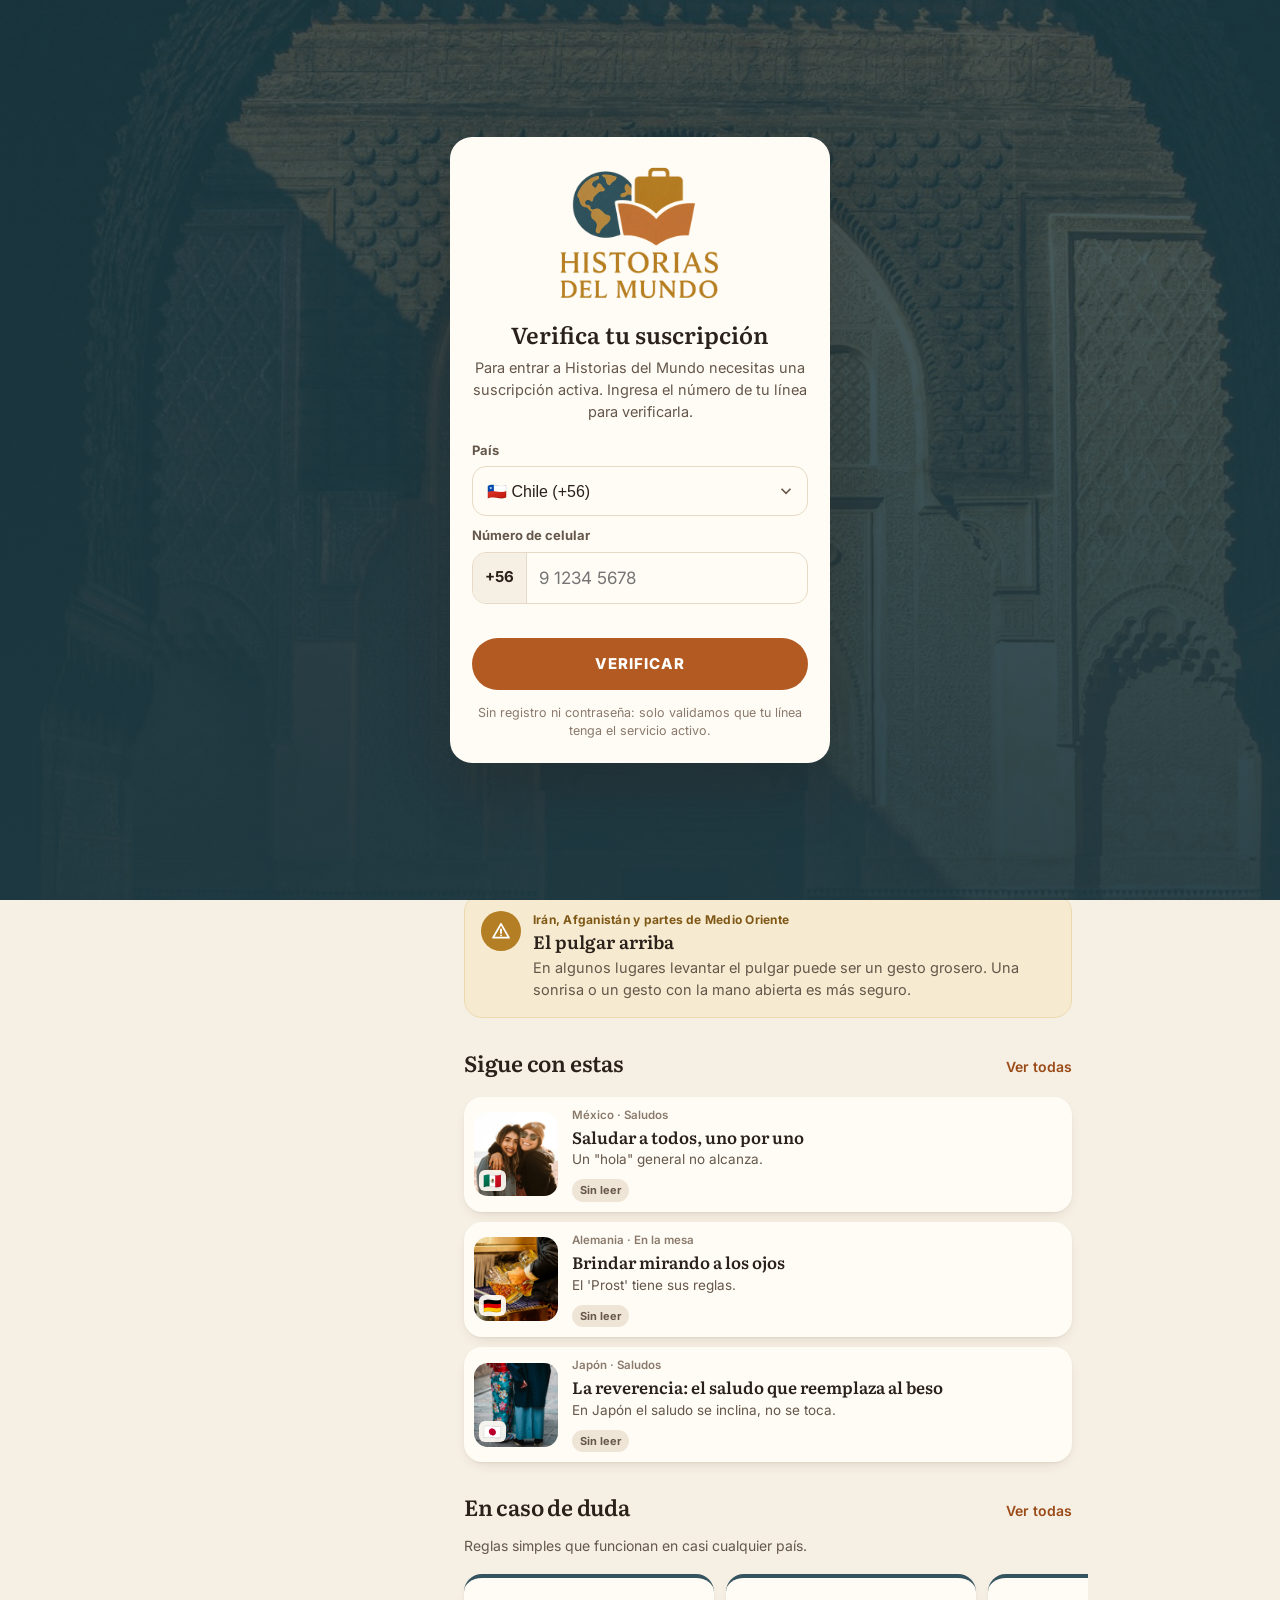
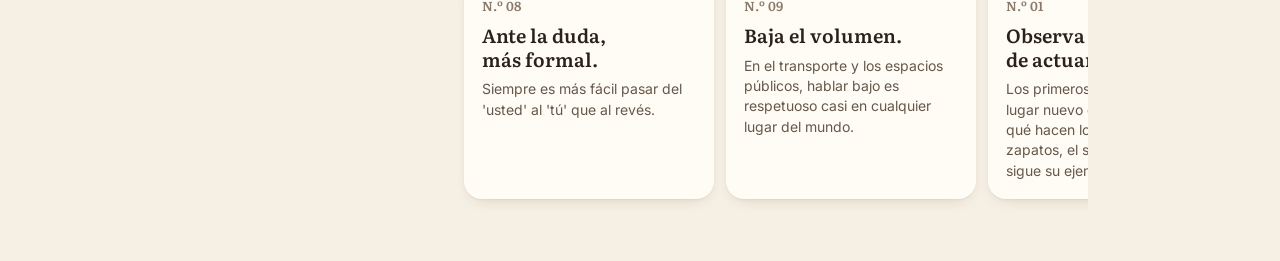
<file: index.html>
<!DOCTYPE html>
<html lang="es">
<head>
<meta charset="UTF-8">
<meta name="viewport" content="width=device-width, initial-scale=1.0, viewport-fit=cover">
<title>Historias del Mundo — Lecciones</title>
<meta name="description" content="El club que te enseña a convivir y respetar las costumbres reales de cada país.">
<link rel="preconnect" href="https://fonts.googleapis.com">
<link rel="preconnect" href="https://fonts.gstatic.com" crossorigin>
<link href="https://fonts.googleapis.com/css2?family=Literata:ital,opsz,wght@0,7..72,500;0,7..72,600;0,7..72,700;1,7..72,400;1,7..72,500&family=Inter:wght@400;500;600;700;800&display=swap" rel="stylesheet">
<link rel="stylesheet" href="styles.css">
<link rel="icon" type="image/png" href="assets/brand/favicon-64.png">
<link rel="apple-touch-icon" href="assets/brand/apple-touch-icon.png">
<meta name="theme-color" content="#f6efe3">
</head>
<body>
<header class="app-header">
  <div class="brand-mark"><img class="brand-icon" src="assets/brand/logo-mark.png" alt="" aria-hidden="true"><div class="brand-logo">Historias del Mundo<small>BY PLAYTOWN</small></div></div>
  <button class="header-btn" id="bell-btn" type="button" aria-label="Recordatorio del día"><svg viewBox="0 0 24 24" fill="none" stroke="currentColor" stroke-width="2" stroke-linecap="round" stroke-linejoin="round"><path d="M6 8a6 6 0 0 1 12 0c0 5 2 6.5 2 6.5H4S6 13 6 8"/><path d="M10 19a2 2 0 0 0 4 0"/></svg><span class="dot" hidden></span></button>
</header>

<main id="home-container" class="page">
  <div class="greeting" id="home-greeting"></div>
  <div id="home-main"></div>
</main>

<nav class="app-nav" aria-label="Principal">
  <div class="nav-top"><div class="brand-mark"><img class="brand-icon" src="assets/brand/logo-mark.png" alt="" aria-hidden="true"><div class="brand-logo">Historias del Mundo<small>BY PLAYTOWN</small></div></div></div>
  <div class="nav-links">
    <a class="nav-item" id="nav-home" href="index.html"><svg viewBox="0 0 24 24" fill="none" stroke="currentColor" stroke-width="2" stroke-linecap="round" stroke-linejoin="round"><path d="M2 5.5C4.5 4.5 8 4.5 12 7c4-2.5 7.5-2.5 10-1.5V19c-2.5-1-6-1-10 1.5C8 18 4.5 18 2 19V5.5z"/><path d="M12 7v13.5"/></svg><span>Lecciones</span></a>
    <a class="nav-item" id="nav-explorar" href="explorar.html"><svg viewBox="0 0 24 24" fill="none" stroke="currentColor" stroke-width="2" stroke-linecap="round" stroke-linejoin="round"><circle cx="12" cy="12" r="9.5"/><path d="M15.8 8.2l-2.2 5.4-5.4 2.2 2.2-5.4 5.4-2.2z"/></svg><span>Explorar</span></a>
    <a class="nav-item" id="nav-perfil" href="perfil.html"><svg viewBox="0 0 24 24" fill="none" stroke="currentColor" stroke-width="2" stroke-linecap="round" stroke-linejoin="round"><circle cx="12" cy="8" r="4"/><path d="M4 20c0-4 3.5-7 8-7s8 3 8 7"/></svg><span>Perfil</span></a>
  </div>
  <div class="nav-bottom">
    <a class="nav-user" href="perfil.html">
      <div class="avatar sm js-avatar">V</div>
      <div><p class="nav-user-name js-user-name">Viajero</p><p class="nav-user-sub">Miembro Playtown</p></div>
    </a>
  </div>
</nav>

<script src="app-data.js"></script>
<script src="content-seed.js"></script>
<script src="app.js"></script>
</body>
</html>
</file>
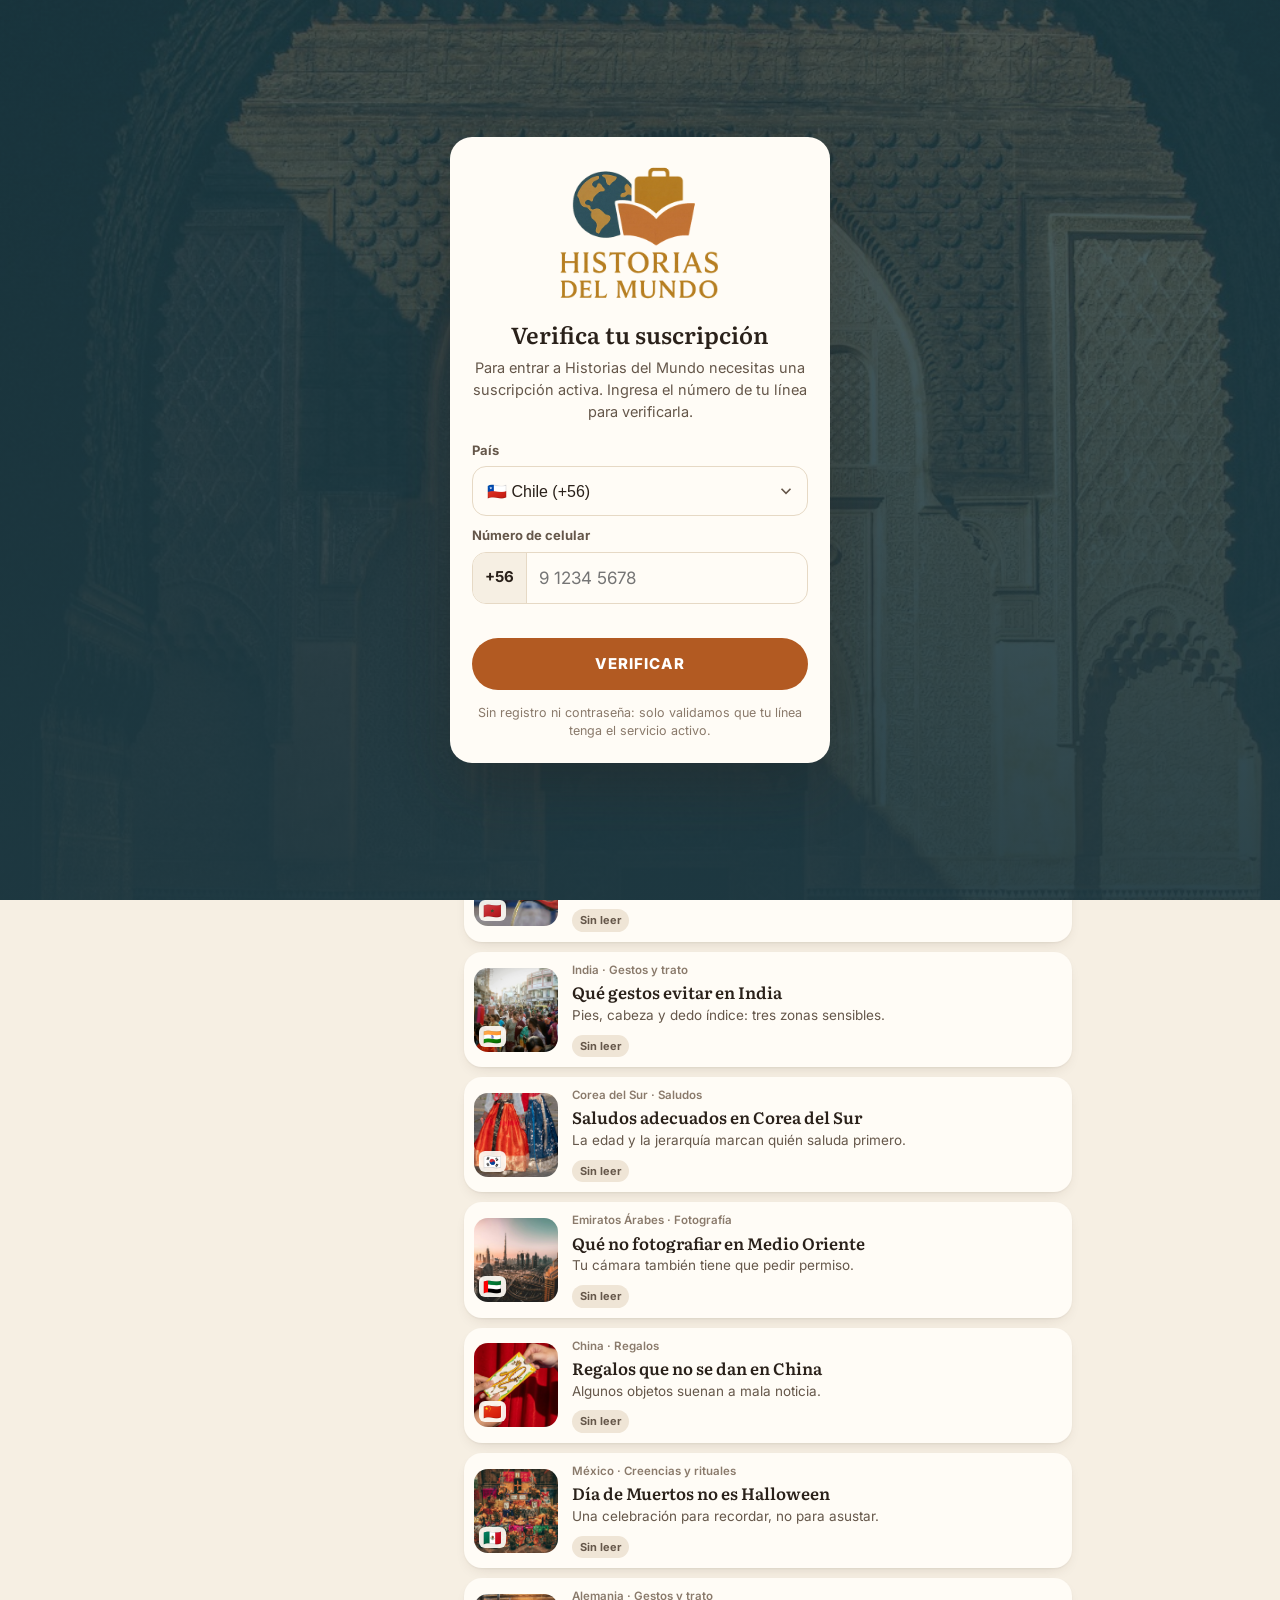
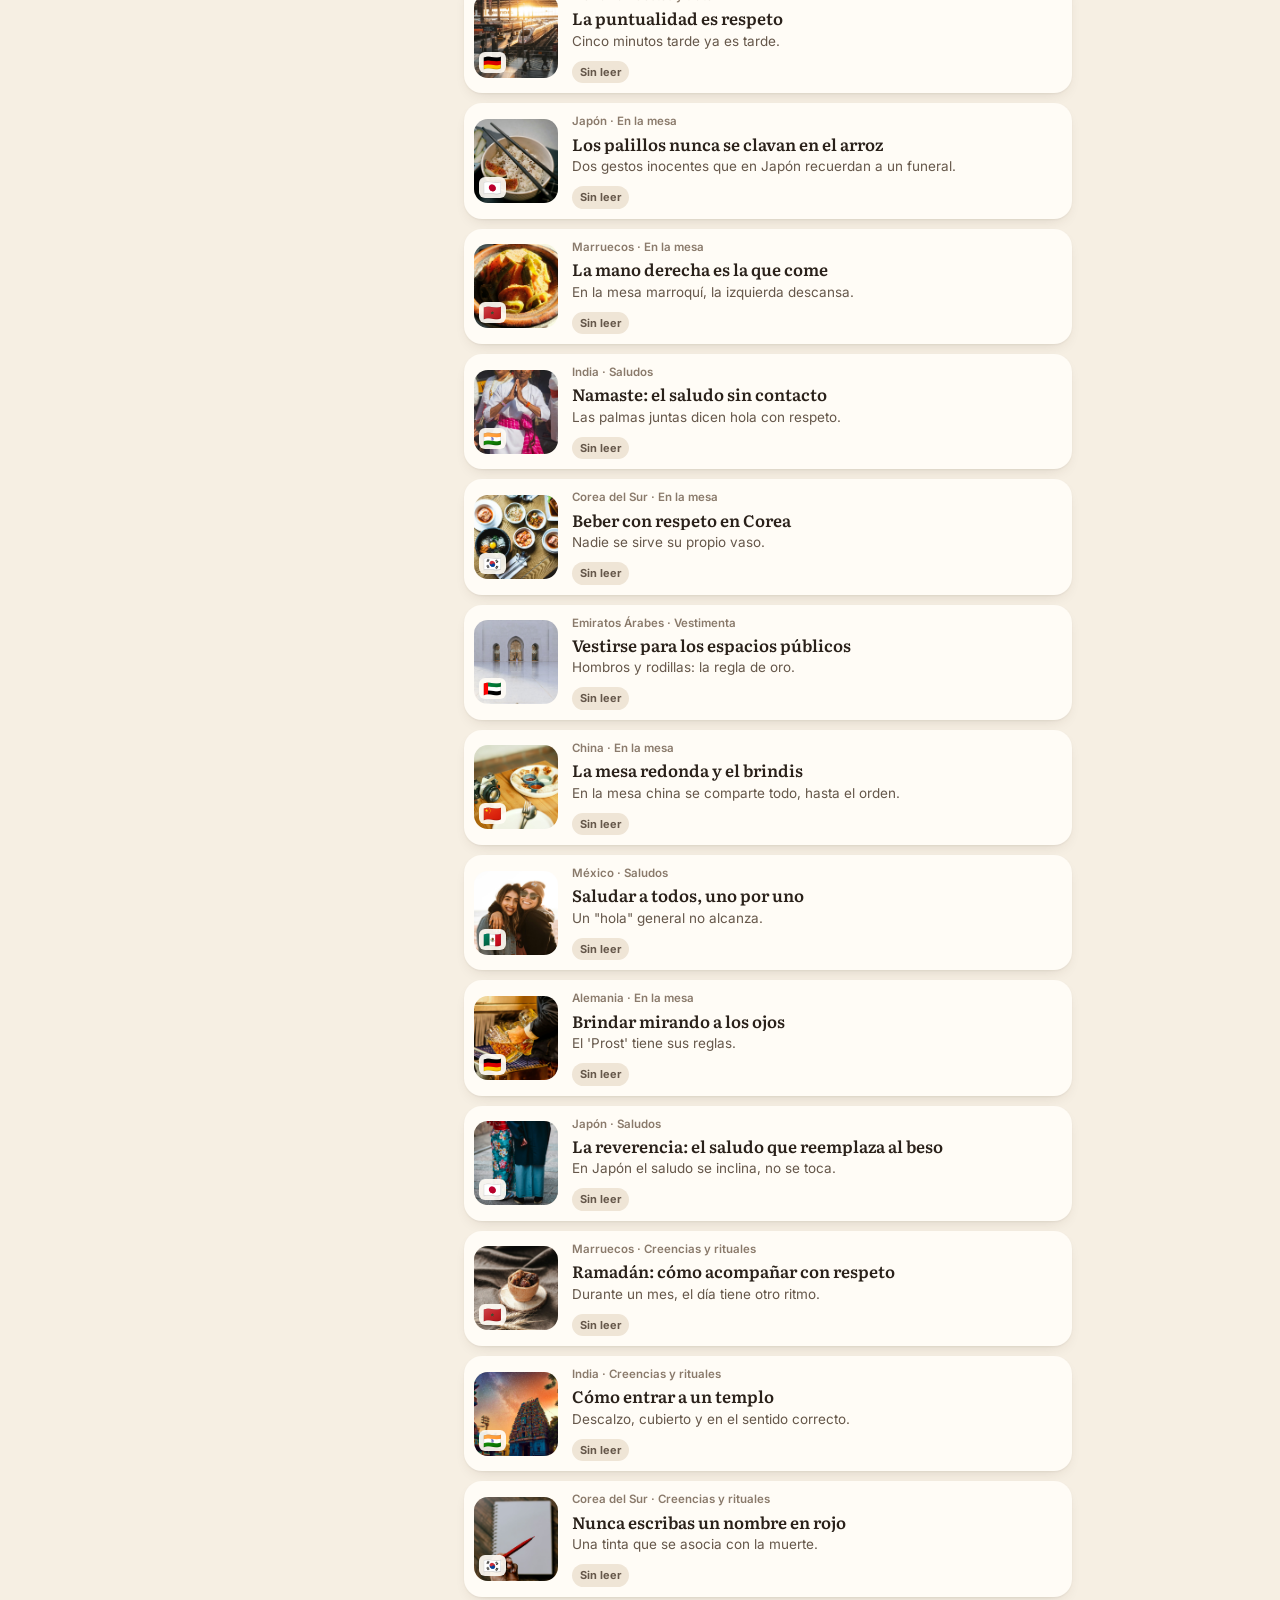
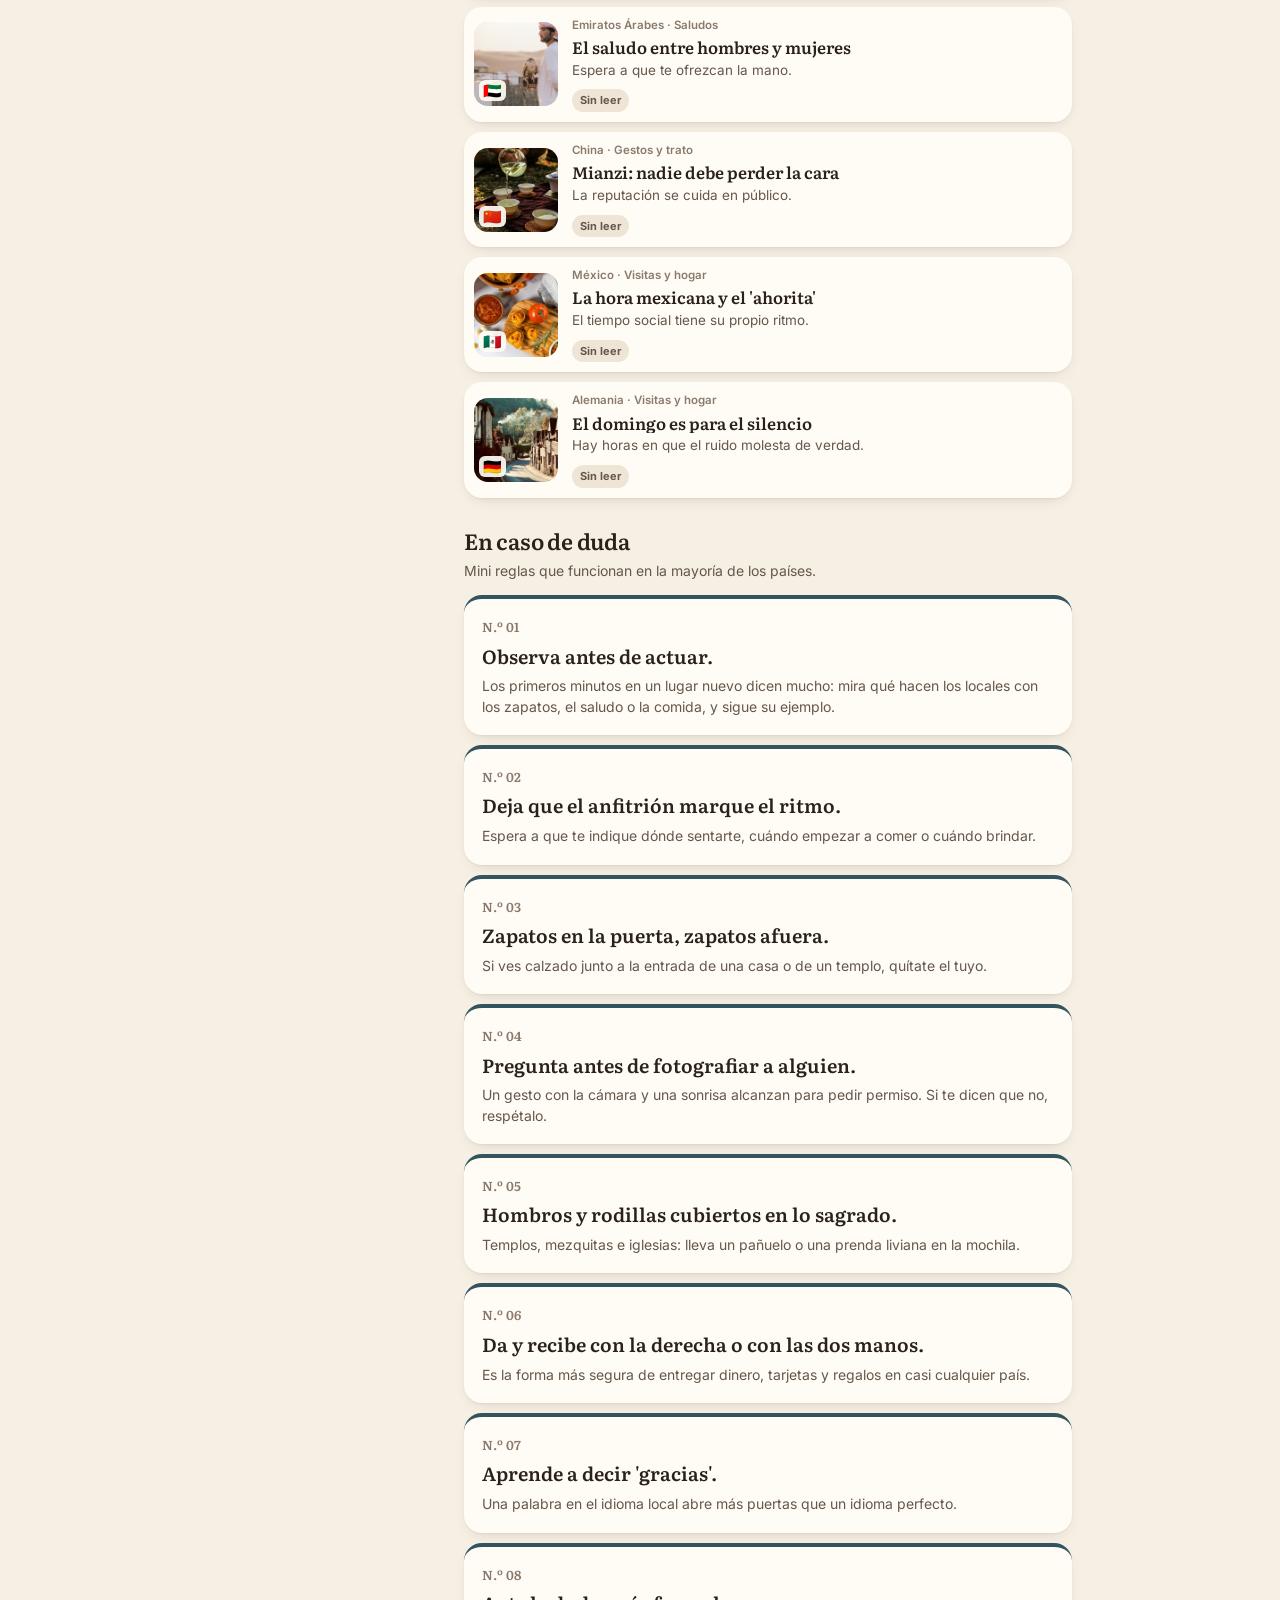
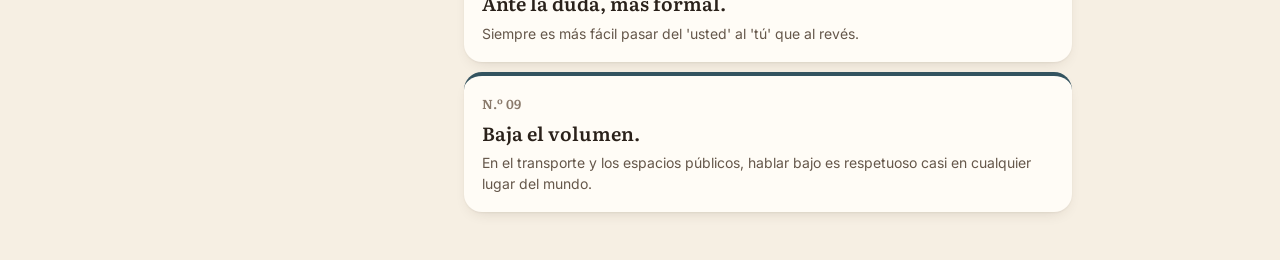
<file: explorar.html>
<!DOCTYPE html>
<html lang="es">
<head>
<meta charset="UTF-8">
<meta name="viewport" content="width=device-width, initial-scale=1.0, viewport-fit=cover">
<title>Historias del Mundo — Explorar</title>
<meta name="description" content="El club que te enseña a convivir y respetar las costumbres reales de cada país.">
<link rel="preconnect" href="https://fonts.googleapis.com">
<link rel="preconnect" href="https://fonts.gstatic.com" crossorigin>
<link href="https://fonts.googleapis.com/css2?family=Literata:ital,opsz,wght@0,7..72,500;0,7..72,600;0,7..72,700;1,7..72,400;1,7..72,500&family=Inter:wght@400;500;600;700;800&display=swap" rel="stylesheet">
<link rel="stylesheet" href="styles.css">
<link rel="icon" type="image/png" href="assets/brand/favicon-64.png">
<link rel="apple-touch-icon" href="assets/brand/apple-touch-icon.png">
<meta name="theme-color" content="#f6efe3">
</head>
<body>
<header class="app-header">
  <div class="brand-mark"><img class="brand-icon" src="assets/brand/logo-mark.png" alt="" aria-hidden="true"><div class="brand-logo">Historias del Mundo<small>BY PLAYTOWN</small></div></div>
</header>

<main id="explorar-container" class="page">
  <section class="section" style="margin-top:8px">
    <div class="section-head"><h1 class="section-title">Explorar naciones</h1></div>
    <div class="rail" id="ex-nations"></div>
  </section>

  <section class="section" style="margin-top:14px">
    <div class="section-head"><h2 class="section-title">Temas</h2></div>
    <div class="topics-grid" id="ex-topics"></div>
  </section>

  <section class="section" id="lecciones" style="scroll-margin-top:calc(var(--header-h) + 12px)">
    <div class="section-head"><h2 class="section-title">Todas las lecciones</h2></div>
    <div class="chips" id="ex-chips"></div>
    <div class="lesson-list" id="ex-lessons"></div>
  </section>

  <section class="section" id="guias" style="scroll-margin-top:calc(var(--header-h) + 12px)">
    <div class="section-head"><h2 class="section-title">En caso de duda</h2></div>
    <p class="section-sub">Mini reglas que funcionan en la mayoría de los países.</p>
    <div class="guide-list" id="ex-guides"></div>
  </section>
</main>

<nav class="app-nav" aria-label="Principal">
  <div class="nav-top"><div class="brand-mark"><img class="brand-icon" src="assets/brand/logo-mark.png" alt="" aria-hidden="true"><div class="brand-logo">Historias del Mundo<small>BY PLAYTOWN</small></div></div></div>
  <div class="nav-links">
    <a class="nav-item" id="nav-home" href="index.html"><svg viewBox="0 0 24 24" fill="none" stroke="currentColor" stroke-width="2" stroke-linecap="round" stroke-linejoin="round"><path d="M2 5.5C4.5 4.5 8 4.5 12 7c4-2.5 7.5-2.5 10-1.5V19c-2.5-1-6-1-10 1.5C8 18 4.5 18 2 19V5.5z"/><path d="M12 7v13.5"/></svg><span>Lecciones</span></a>
    <a class="nav-item" id="nav-explorar" href="explorar.html"><svg viewBox="0 0 24 24" fill="none" stroke="currentColor" stroke-width="2" stroke-linecap="round" stroke-linejoin="round"><circle cx="12" cy="12" r="9.5"/><path d="M15.8 8.2l-2.2 5.4-5.4 2.2 2.2-5.4 5.4-2.2z"/></svg><span>Explorar</span></a>
    <a class="nav-item" id="nav-perfil" href="perfil.html"><svg viewBox="0 0 24 24" fill="none" stroke="currentColor" stroke-width="2" stroke-linecap="round" stroke-linejoin="round"><circle cx="12" cy="8" r="4"/><path d="M4 20c0-4 3.5-7 8-7s8 3 8 7"/></svg><span>Perfil</span></a>
  </div>
  <div class="nav-bottom">
    <a class="nav-user" href="perfil.html">
      <div class="avatar sm js-avatar">V</div>
      <div><p class="nav-user-name js-user-name">Viajero</p><p class="nav-user-sub">Miembro Playtown</p></div>
    </a>
  </div>
</nav>

<script src="app-data.js"></script>
<script src="content-seed.js"></script>
<script src="app.js"></script>
</body>
</html>
</file>
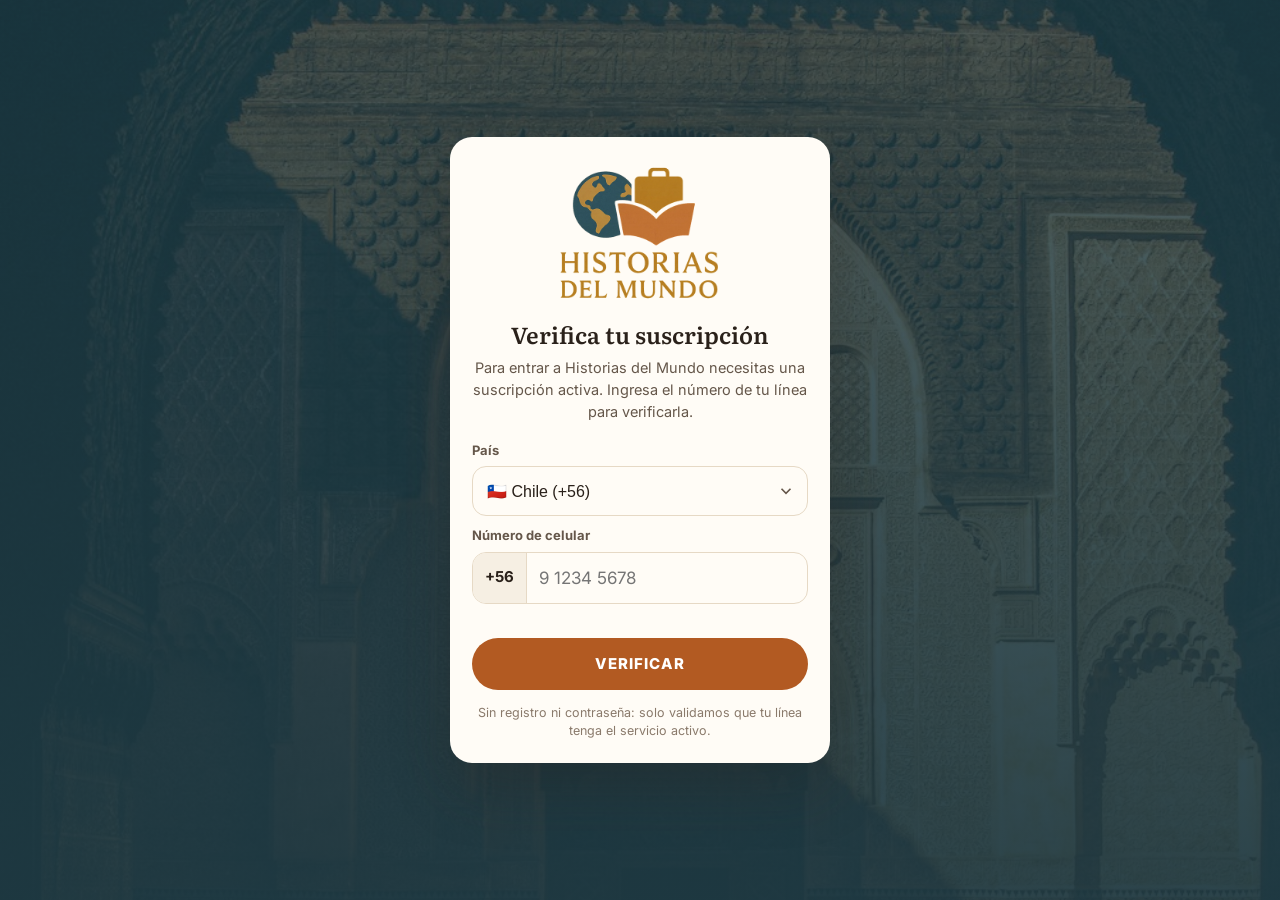
<file: leccion.html>
<!DOCTYPE html>
<html lang="es">
<head>
<meta charset="UTF-8">
<meta name="viewport" content="width=device-width, initial-scale=1.0, viewport-fit=cover">
<title>Historias del Mundo — Lección</title>
<meta name="description" content="El club que te enseña a convivir y respetar las costumbres reales de cada país.">
<link rel="preconnect" href="https://fonts.googleapis.com">
<link rel="preconnect" href="https://fonts.gstatic.com" crossorigin>
<link href="https://fonts.googleapis.com/css2?family=Literata:ital,opsz,wght@0,7..72,500;0,7..72,600;0,7..72,700;1,7..72,400;1,7..72,500&family=Inter:wght@400;500;600;700;800&display=swap" rel="stylesheet">
<link rel="stylesheet" href="styles.css">
<link rel="icon" type="image/png" href="assets/brand/favicon-64.png">
<link rel="apple-touch-icon" href="assets/brand/apple-touch-icon.png">
<meta name="theme-color" content="#f6efe3">
</head>
<body>
<header class="app-header">
  <button class="back-btn js-back" type="button" data-fallback="index.html"><svg viewBox="0 0 24 24" fill="none" stroke="currentColor" stroke-width="2.2" stroke-linecap="round" stroke-linejoin="round"><path d="M15 18l-6-6 6-6"/></svg>Volver</button>
  <button class="fav-btn" id="fav-btn" type="button" hidden aria-label="Guardar en favoritos"></button>
</header>
<div class="read-bar" aria-hidden="true"><span></span></div>

<main id="leccion-container" class="page" style="padding-top:0">
  <article id="leccion-main"></article>
</main>

<nav class="app-nav" aria-label="Principal">
  <div class="nav-top"><div class="brand-mark"><img class="brand-icon" src="assets/brand/logo-mark.png" alt="" aria-hidden="true"><div class="brand-logo">Historias del Mundo<small>BY PLAYTOWN</small></div></div></div>
  <div class="nav-links">
    <a class="nav-item" id="nav-home" href="index.html"><svg viewBox="0 0 24 24" fill="none" stroke="currentColor" stroke-width="2" stroke-linecap="round" stroke-linejoin="round"><path d="M2 5.5C4.5 4.5 8 4.5 12 7c4-2.5 7.5-2.5 10-1.5V19c-2.5-1-6-1-10 1.5C8 18 4.5 18 2 19V5.5z"/><path d="M12 7v13.5"/></svg><span>Lecciones</span></a>
    <a class="nav-item" id="nav-explorar" href="explorar.html"><svg viewBox="0 0 24 24" fill="none" stroke="currentColor" stroke-width="2" stroke-linecap="round" stroke-linejoin="round"><circle cx="12" cy="12" r="9.5"/><path d="M15.8 8.2l-2.2 5.4-5.4 2.2 2.2-5.4 5.4-2.2z"/></svg><span>Explorar</span></a>
    <a class="nav-item" id="nav-perfil" href="perfil.html"><svg viewBox="0 0 24 24" fill="none" stroke="currentColor" stroke-width="2" stroke-linecap="round" stroke-linejoin="round"><circle cx="12" cy="8" r="4"/><path d="M4 20c0-4 3.5-7 8-7s8 3 8 7"/></svg><span>Perfil</span></a>
  </div>
  <div class="nav-bottom">
    <a class="nav-user" href="perfil.html">
      <div class="avatar sm js-avatar">V</div>
      <div><p class="nav-user-name js-user-name">Viajero</p><p class="nav-user-sub">Miembro Playtown</p></div>
    </a>
  </div>
</nav>

<script src="app-data.js"></script>
<script src="content-seed.js"></script>
<script src="app.js"></script>
</body>
</html>
</file>
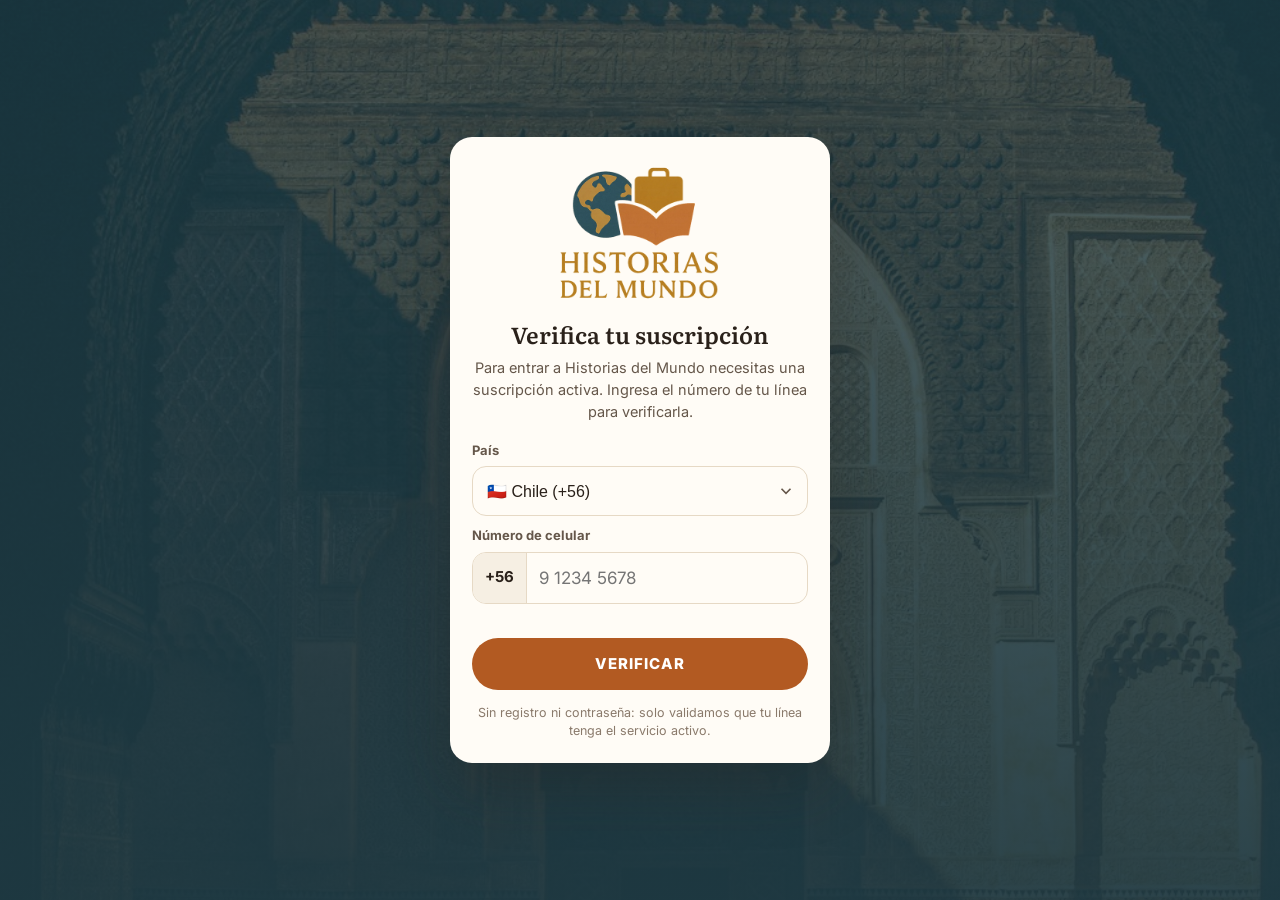
<file: pais.html>
<!DOCTYPE html>
<html lang="es">
<head>
<meta charset="UTF-8">
<meta name="viewport" content="width=device-width, initial-scale=1.0, viewport-fit=cover">
<title>Historias del Mundo — País</title>
<meta name="description" content="El club que te enseña a convivir y respetar las costumbres reales de cada país.">
<link rel="preconnect" href="https://fonts.googleapis.com">
<link rel="preconnect" href="https://fonts.gstatic.com" crossorigin>
<link href="https://fonts.googleapis.com/css2?family=Literata:ital,opsz,wght@0,7..72,500;0,7..72,600;0,7..72,700;1,7..72,400;1,7..72,500&family=Inter:wght@400;500;600;700;800&display=swap" rel="stylesheet">
<link rel="stylesheet" href="styles.css">
<link rel="icon" type="image/png" href="assets/brand/favicon-64.png">
<link rel="apple-touch-icon" href="assets/brand/apple-touch-icon.png">
<meta name="theme-color" content="#f6efe3">
</head>
<body>
<header class="app-header">
  <button class="back-btn js-back" type="button" data-fallback="explorar.html"><svg viewBox="0 0 24 24" fill="none" stroke="currentColor" stroke-width="2.2" stroke-linecap="round" stroke-linejoin="round"><path d="M15 18l-6-6 6-6"/></svg>Volver</button>
  
</header>

<main id="pais-container" class="page" style="padding-top:0">
  <div id="pais-main"></div>
</main>

<nav class="app-nav" aria-label="Principal">
  <div class="nav-top"><div class="brand-mark"><img class="brand-icon" src="assets/brand/logo-mark.png" alt="" aria-hidden="true"><div class="brand-logo">Historias del Mundo<small>BY PLAYTOWN</small></div></div></div>
  <div class="nav-links">
    <a class="nav-item" id="nav-home" href="index.html"><svg viewBox="0 0 24 24" fill="none" stroke="currentColor" stroke-width="2" stroke-linecap="round" stroke-linejoin="round"><path d="M2 5.5C4.5 4.5 8 4.5 12 7c4-2.5 7.5-2.5 10-1.5V19c-2.5-1-6-1-10 1.5C8 18 4.5 18 2 19V5.5z"/><path d="M12 7v13.5"/></svg><span>Lecciones</span></a>
    <a class="nav-item" id="nav-explorar" href="explorar.html"><svg viewBox="0 0 24 24" fill="none" stroke="currentColor" stroke-width="2" stroke-linecap="round" stroke-linejoin="round"><circle cx="12" cy="12" r="9.5"/><path d="M15.8 8.2l-2.2 5.4-5.4 2.2 2.2-5.4 5.4-2.2z"/></svg><span>Explorar</span></a>
    <a class="nav-item" id="nav-perfil" href="perfil.html"><svg viewBox="0 0 24 24" fill="none" stroke="currentColor" stroke-width="2" stroke-linecap="round" stroke-linejoin="round"><circle cx="12" cy="8" r="4"/><path d="M4 20c0-4 3.5-7 8-7s8 3 8 7"/></svg><span>Perfil</span></a>
  </div>
  <div class="nav-bottom">
    <a class="nav-user" href="perfil.html">
      <div class="avatar sm js-avatar">V</div>
      <div><p class="nav-user-name js-user-name">Viajero</p><p class="nav-user-sub">Miembro Playtown</p></div>
    </a>
  </div>
</nav>

<script src="app-data.js"></script>
<script src="content-seed.js"></script>
<script src="app.js"></script>
</body>
</html>
</file>
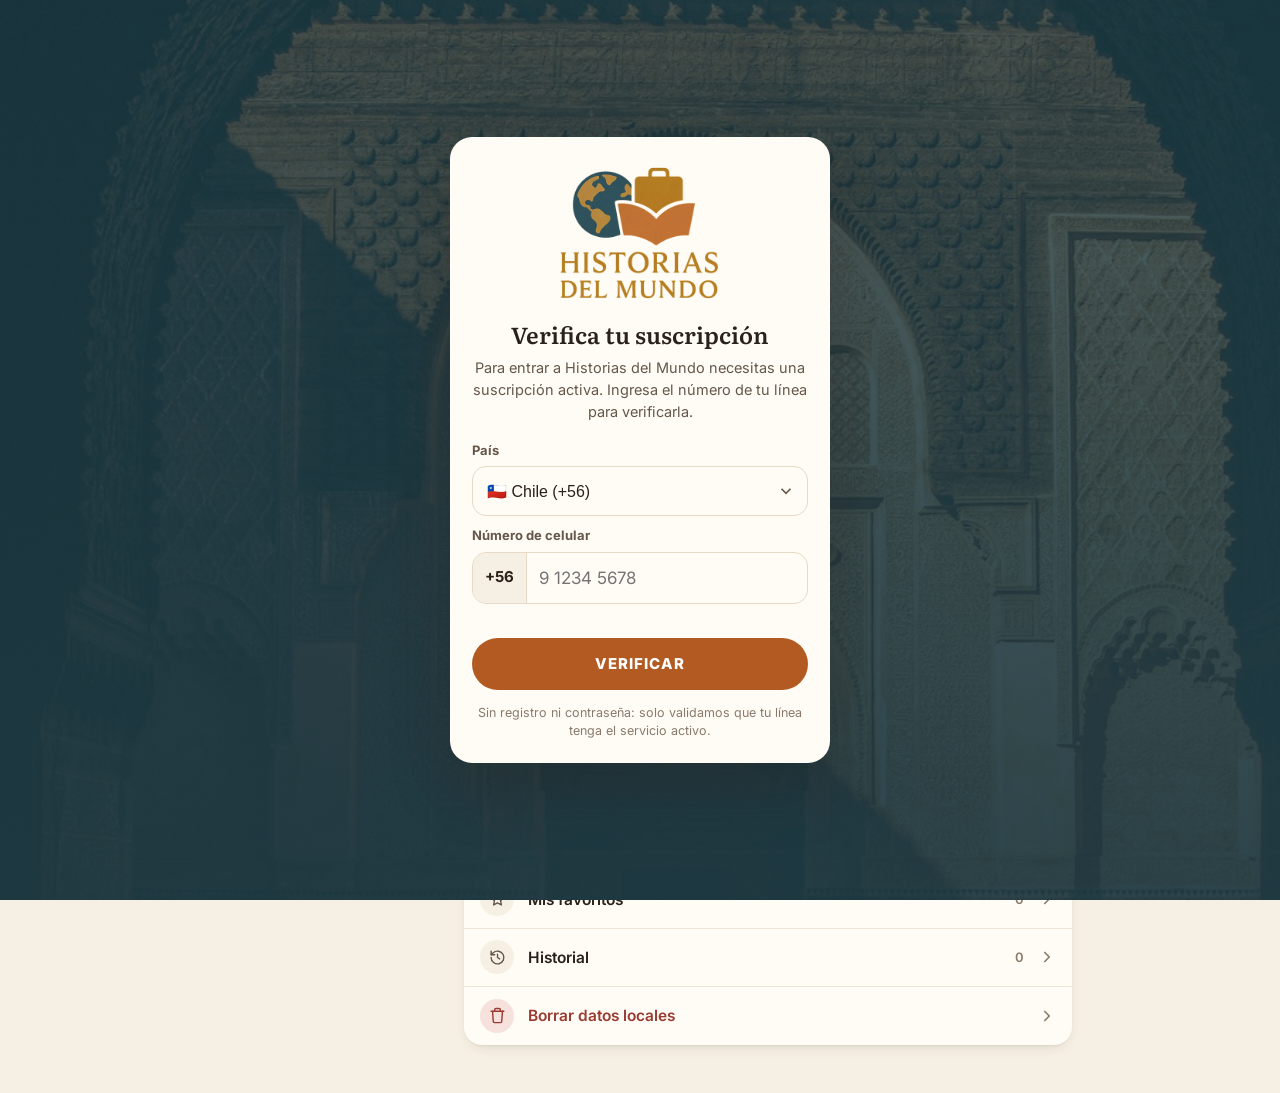
<file: perfil.html>
<!DOCTYPE html>
<html lang="es">
<head>
<meta charset="UTF-8">
<meta name="viewport" content="width=device-width, initial-scale=1.0, viewport-fit=cover">
<title>Historias del Mundo — Perfil</title>
<meta name="description" content="El club que te enseña a convivir y respetar las costumbres reales de cada país.">
<link rel="preconnect" href="https://fonts.googleapis.com">
<link rel="preconnect" href="https://fonts.gstatic.com" crossorigin>
<link href="https://fonts.googleapis.com/css2?family=Literata:ital,opsz,wght@0,7..72,500;0,7..72,600;0,7..72,700;1,7..72,400;1,7..72,500&family=Inter:wght@400;500;600;700;800&display=swap" rel="stylesheet">
<link rel="stylesheet" href="styles.css">
<link rel="icon" type="image/png" href="assets/brand/favicon-64.png">
<link rel="apple-touch-icon" href="assets/brand/apple-touch-icon.png">
<meta name="theme-color" content="#f6efe3">
</head>
<body>
<header class="app-header">
  <div class="brand-mark"><img class="brand-icon" src="assets/brand/logo-mark.png" alt="" aria-hidden="true"><div class="brand-logo">Historias del Mundo<small>BY PLAYTOWN</small></div></div>
</header>

<main id="perfil-container" class="page">
  <div id="perfil-head"></div>
  <div id="perfil-main"></div>
</main>

<nav class="app-nav" aria-label="Principal">
  <div class="nav-top"><div class="brand-mark"><img class="brand-icon" src="assets/brand/logo-mark.png" alt="" aria-hidden="true"><div class="brand-logo">Historias del Mundo<small>BY PLAYTOWN</small></div></div></div>
  <div class="nav-links">
    <a class="nav-item" id="nav-home" href="index.html"><svg viewBox="0 0 24 24" fill="none" stroke="currentColor" stroke-width="2" stroke-linecap="round" stroke-linejoin="round"><path d="M2 5.5C4.5 4.5 8 4.5 12 7c4-2.5 7.5-2.5 10-1.5V19c-2.5-1-6-1-10 1.5C8 18 4.5 18 2 19V5.5z"/><path d="M12 7v13.5"/></svg><span>Lecciones</span></a>
    <a class="nav-item" id="nav-explorar" href="explorar.html"><svg viewBox="0 0 24 24" fill="none" stroke="currentColor" stroke-width="2" stroke-linecap="round" stroke-linejoin="round"><circle cx="12" cy="12" r="9.5"/><path d="M15.8 8.2l-2.2 5.4-5.4 2.2 2.2-5.4 5.4-2.2z"/></svg><span>Explorar</span></a>
    <a class="nav-item" id="nav-perfil" href="perfil.html"><svg viewBox="0 0 24 24" fill="none" stroke="currentColor" stroke-width="2" stroke-linecap="round" stroke-linejoin="round"><circle cx="12" cy="8" r="4"/><path d="M4 20c0-4 3.5-7 8-7s8 3 8 7"/></svg><span>Perfil</span></a>
  </div>
  <div class="nav-bottom">
    <a class="nav-user" href="perfil.html">
      <div class="avatar sm js-avatar">V</div>
      <div><p class="nav-user-name js-user-name">Viajero</p><p class="nav-user-sub">Miembro Playtown</p></div>
    </a>
  </div>
</nav>

<script src="app-data.js"></script>
<script src="content-seed.js"></script>
<script src="app.js"></script>
</body>
</html>
</file>
<file: styles.css>
/* ============================================================
   HISTORIAS DEL MUNDO — design system "Cuaderno de viaje"
   Papel crema, tinta marrón, y los tres colores del logo: el azul
   petróleo del globo, el dorado de la valija y el naranja del libro.
   Títulos en serif (Literata) como un libro de viaje; cuerpo en Inter.
   La pieza de identidad es el pasaporte con sellos (ver renderStamp()
   en app.js): pendiente = punteado, ganado = tinta estampada y girada.
   ============================================================ */

:root {
  --bg: #f6efe3;
  --bg-deep: #efe5d4;
  --card: #fffcf6;
  --ink: #2a211a;
  --ink-dim: #65574a;
  --ink-faint: #8a7a6b;
  --border: #e6d9c5;
  --border-soft: #efe5d6;

  /* Colores del logo */
  --sea: #33535f;
  --sea-deep: #1f3942;
  --sea-pastel: #e2ebec;
  --gold: #b47e24;
  --gold-ink: #7f5816;
  --gold-pastel: #f6ead0;
  --orange: #c27234;
  --accent: #b25a22;          /* naranja con contraste AA para botones con texto blanco */
  --accent-ink: #9a4a17;
  --accent-pastel: #f8e4d3;

  --ok: #3f6b4f;
  --ok-pastel: #e2eee4;
  --no: #9a3b32;
  --no-pastel: #f7e1dc;

  /* Tonos de los temas */
  --tone-sky: #e3edf1;   --tone-sky-ink: #2d5563;
  --tone-sand: #f5e7cf;  --tone-sand-ink: #7a5316;
  --tone-rose: #f5e0dc;  --tone-rose-ink: #8a3f34;
  --tone-sage: #e3ecdf;  --tone-sage-ink: #3e6245;
  --tone-lilac: #e9e4f1; --tone-lilac-ink: #564a7c;

  --nav-bg: #1f3942;
  --nav-fg: rgba(255,255,255,0.64);
  --nav-fg-active: #ffffff;
  --nav-active-bg: rgba(255,255,255,0.14);

  --rl: 18px;
  --rm: 14px;
  --rs: 10px;

  --header-h: 60px;
  --nav-h: 66px;
  --sidebar-w: 256px;

  --shadow-card: 0 1px 2px rgba(58,38,18,0.05), 0 12px 28px -10px rgba(58,38,18,0.22);
  --shadow-card-sm: 0 1px 2px rgba(58,38,18,0.05), 0 6px 16px -8px rgba(58,38,18,0.2);
  --shadow-pop: 0 24px 60px rgba(42,33,26,0.3);
  --shadow-nav: 0 16px 36px rgba(31,57,66,0.42);

  --font-display: 'Literata', Georgia, 'Times New Roman', serif;
  --font-body: 'Inter', -apple-system, BlinkMacSystemFont, "Segoe UI", Roboto, Helvetica, Arial, sans-serif;
  --tracking-eyebrow: 0.14em;

  font-family: var(--font-body);
}

* { box-sizing: border-box; }

html, body {
  margin: 0;
  padding: 0;
  background: var(--bg);
  color: var(--ink);
  -webkit-font-smoothing: antialiased;
  -webkit-tap-highlight-color: transparent;
}

body {
  padding-top: calc(var(--header-h) + env(safe-area-inset-top));
  padding-bottom: calc(var(--nav-h) + 40px + env(safe-area-inset-bottom));
  min-height: 100vh;
  overflow-x: hidden;
  font-size: 16px;
  line-height: 1.5;
}

img { max-width: 100%; display: block; }
a { color: inherit; text-decoration: none; }
button { font-family: inherit; cursor: pointer; border: none; background: none; color: inherit; padding: 0; }
input { font-family: inherit; }

:focus-visible {
  outline: 2px solid var(--accent);
  outline-offset: 2px;
  border-radius: 6px;
}

@media (prefers-reduced-motion: reduce) {
  *, *::before, *::after {
    animation-duration: 0.001ms !important;
    animation-iteration-count: 1 !important;
    transition-duration: 0.001ms !important;
  }
}

.page {
  max-width: 640px;
  margin: 0 auto;
  padding: 14px 16px 8px;
}

.eyebrow {
  font-size: 11px;
  font-weight: 700;
  letter-spacing: var(--tracking-eyebrow);
  text-transform: uppercase;
  color: var(--gold-ink);
  margin: 0;
}

.serif { font-family: var(--font-display); }

/* ---------- Header ---------- */

.app-header {
  position: fixed;
  top: 0; left: 0; right: 0;
  z-index: 40;
  height: calc(var(--header-h) + env(safe-area-inset-top));
  padding: env(safe-area-inset-top) 12px 0 16px;
  display: flex;
  align-items: center;
  justify-content: space-between;
  gap: 12px;
  background: rgba(246,239,227,0.88);
  backdrop-filter: saturate(1.4) blur(14px);
  -webkit-backdrop-filter: saturate(1.4) blur(14px);
  border-bottom: 1px solid transparent;
  transition: border-color .2s;
}
.app-header.scrolled { border-bottom-color: var(--border); }

.brand-mark { display: flex; align-items: center; gap: 10px; min-width: 0; }
.brand-icon { width: 46px; height: auto; flex: none; }
.brand-logo {
  font-family: var(--font-display);
  font-weight: 600;
  font-size: 17px;
  line-height: 1.05;
  color: var(--ink);
  white-space: nowrap;
}
.brand-logo small {
  display: block;
  font-family: var(--font-body);
  font-size: 9.5px;
  font-weight: 700;
  letter-spacing: var(--tracking-eyebrow);
  color: var(--gold-ink);
  margin-top: 3px;
}

.header-btn {
  position: relative;
  width: 44px; height: 44px;
  border-radius: 50%;
  display: grid;
  place-items: center;
  color: var(--ink);
  flex: none;
}
.header-btn:active { background: var(--bg-deep); }
.header-btn svg { width: 22px; height: 22px; }
.header-btn .dot {
  position: absolute;
  top: 10px; right: 11px;
  width: 9px; height: 9px;
  border-radius: 50%;
  background: var(--accent);
  box-shadow: 0 0 0 2px var(--bg);
}

.back-btn {
  display: inline-flex;
  align-items: center;
  gap: 4px;
  height: 44px;
  padding: 0 12px 0 4px;
  margin-left: -6px;
  font-weight: 600;
  font-size: 15px;
  color: var(--ink);
  border-radius: 999px;
}
.back-btn svg { width: 22px; height: 22px; }
.back-btn:active { background: var(--bg-deep); }

/* ---------- Section heads ---------- */

.section { margin-top: 30px; }
.section-head {
  display: flex;
  align-items: baseline;
  justify-content: space-between;
  gap: 12px;
  margin-bottom: 12px;
}
.section-title {
  font-family: var(--font-display);
  font-size: 22px;
  font-weight: 600;
  line-height: 1.2;
  margin: 0;
  letter-spacing: -0.01em;
}
.section-sub { margin: -6px 0 14px; color: var(--ink-dim); font-size: 14px; }
.section-link {
  font-size: 14px;
  font-weight: 600;
  color: var(--accent-ink);
  padding: 8px 0;
  white-space: nowrap;
}

/* ---------- Saludo + racha ---------- */

.greeting {
  display: flex;
  align-items: flex-end;
  justify-content: space-between;
  gap: 12px;
  margin: 4px 0 14px;
}
.greeting h1 {
  font-family: var(--font-display);
  font-weight: 600;
  font-size: 26px;
  line-height: 1.15;
  margin: 2px 0 0;
  letter-spacing: -0.01em;
}
.greeting-date { font-size: 13px; color: var(--ink-dim); margin: 0; }

.streak {
  display: inline-flex;
  align-items: center;
  gap: 6px;
  padding: 7px 12px 7px 9px;
  border-radius: 999px;
  background: var(--card);
  box-shadow: var(--shadow-card-sm);
  font-size: 13px;
  font-weight: 700;
  color: var(--ink);
  white-space: nowrap;
  flex: none;
}
.streak svg { width: 18px; height: 18px; color: var(--orange); }
.streak.off svg { color: var(--ink-faint); }

/* ---------- Hero: Lección del día ---------- */

.hero-lesson {
  position: relative;
  display: block;
  border-radius: var(--rl);
  overflow: hidden;
  min-height: 400px;
  background: var(--sea-deep);
  color: #fff;
  box-shadow: var(--shadow-card);
  isolation: isolate;
}
.hero-lesson img {
  position: absolute;
  inset: 0;
  width: 100%; height: 100%;
  object-fit: cover;
  z-index: -2;
  transition: transform .6s ease;
}
.hero-lesson:active img { transform: scale(1.02); }
.hero-lesson::after {
  content: '';
  position: absolute;
  inset: 0;
  z-index: -1;
  background: linear-gradient(180deg, rgba(20,30,34,0.05) 0%, rgba(20,30,34,0.15) 35%, rgba(22,28,30,0.88) 78%, rgba(22,28,30,0.95) 100%);
}
.hero-body {
  position: absolute;
  left: 0; right: 0; bottom: 0;
  padding: 22px 20px 20px;
}
.hero-tag {
  display: inline-flex;
  align-items: center;
  gap: 6px;
  padding: 5px 10px;
  border-radius: 999px;
  background: var(--accent);
  color: #fff;
  font-size: 10.5px;
  font-weight: 700;
  letter-spacing: var(--tracking-eyebrow);
  text-transform: uppercase;
}
.hero-tag.done { background: var(--ok); }
.hero-title {
  font-family: var(--font-display);
  font-weight: 600;
  font-size: 29px;
  line-height: 1.12;
  margin: 12px 0 8px;
  letter-spacing: -0.015em;
  text-wrap: balance;
}
.hero-excerpt { margin: 0; font-size: 15px; color: rgba(255,255,255,0.86); }
.hero-foot {
  display: flex;
  align-items: center;
  justify-content: space-between;
  gap: 12px;
  margin-top: 18px;
}
.hero-meta { font-size: 13px; color: rgba(255,255,255,0.78); font-weight: 500; }
.hero-meta b { color: #fff; font-weight: 600; }

.cta-btn {
  display: inline-flex;
  align-items: center;
  justify-content: center;
  gap: 8px;
  min-height: 48px;
  padding: 0 22px;
  border-radius: 999px;
  background: var(--accent);
  color: #fff;
  font-weight: 700;
  font-size: 15px;
  white-space: nowrap;
  transition: transform .15s, background .15s;
}
.cta-btn:active { transform: scale(0.97); }
.cta-btn svg { width: 18px; height: 18px; }
.cta-btn.light { background: #fff; color: var(--ink); }
.cta-btn.ghost { background: transparent; color: var(--ink); box-shadow: inset 0 0 0 1.5px var(--border); }
.cta-btn.block { width: 100%; }

/* ---------- ¿Te acordás? (recordatorio) ---------- */

.recall-card {
  position: relative;
  margin-top: 16px;
  padding: 18px 18px 16px;
  border-radius: var(--rl);
  background: var(--sea-deep);
  color: #fff;
  box-shadow: var(--shadow-card);
  overflow: hidden;
}
.recall-card .eyebrow { color: #e6c27e; }
.recall-deco {
  position: absolute;
  right: -30px; top: -30px;
  width: 140px; height: 140px;
  opacity: 0.13;
  pointer-events: none;
}
.recall-insight {
  font-family: var(--font-display);
  font-size: 17px;
  line-height: 1.4;
  margin: 8px 0 14px;
  padding-right: 22px;
}
.recall-q {
  margin: 0 0 12px;
  padding-top: 14px;
  border-top: 1px solid rgba(255,255,255,0.14);
  font-size: 15px;
  font-weight: 600;
}
.recall-q small { display: block; font-weight: 500; color: rgba(255,255,255,0.62); font-size: 12px; margin-bottom: 4px; letter-spacing: 0.02em; }
.recall-actions { display: grid; grid-template-columns: 1fr 1fr; gap: 10px; }
.recall-btn {
  min-height: 48px;
  border-radius: 999px;
  background: rgba(255,255,255,0.12);
  color: #fff;
  font-weight: 700;
  font-size: 15px;
  transition: background .15s, transform .15s;
}
.recall-btn:active { transform: scale(0.97); }
.recall-btn.correct { background: #e2eee4; color: var(--ok); }
.recall-btn.wrong { background: #f7e1dc; color: var(--no); }
.recall-btn:disabled { cursor: default; }
.recall-feedback {
  margin: 12px 0 0;
  font-size: 14px;
  color: rgba(255,255,255,0.88);
}
.recall-feedback a { color: #fff; font-weight: 700; text-decoration: underline; text-underline-offset: 3px; }

/* ---------- Alerta cultural ---------- */

.alert-card {
  display: grid;
  grid-template-columns: 40px 1fr;
  gap: 12px;
  padding: 16px;
  border-radius: var(--rl);
  background: var(--gold-pastel);
  border: 1px solid #ecd9ae;
}
.alert-card + .alert-card { margin-top: 10px; }
.alert-icon {
  width: 40px; height: 40px;
  border-radius: 50%;
  background: var(--gold);
  color: #fff;
  display: grid;
  place-items: center;
}
.alert-icon svg { width: 20px; height: 20px; }
.alert-where { font-size: 12px; font-weight: 700; color: var(--gold-ink); letter-spacing: 0.02em; margin: 0; }
.alert-title { font-family: var(--font-display); font-weight: 600; font-size: 18px; line-height: 1.25; margin: 2px 0 4px; }
.alert-text { margin: 0; font-size: 14.5px; color: var(--ink-dim); line-height: 1.5; }

/* ---------- Cards de lección ---------- */

.lesson-list { display: flex; flex-direction: column; gap: 10px; }
.lesson-card {
  display: grid;
  grid-template-columns: 84px 1fr;
  gap: 14px;
  align-items: center;
  padding: 10px 14px 10px 10px;
  border-radius: var(--rl);
  background: var(--card);
  box-shadow: var(--shadow-card-sm);
  transition: transform .15s;
}
.lesson-card:active { transform: scale(0.985); }
.lesson-thumb {
  position: relative;
  width: 84px; height: 84px;
  border-radius: var(--rm);
  overflow: hidden;
  background: var(--bg-deep);
}
.lesson-thumb img { width: 100%; height: 100%; object-fit: cover; }
.lesson-thumb .flag {
  position: absolute;
  left: 5px; bottom: 5px;
  font-size: 15px;
  line-height: 1;
  padding: 3px 4px;
  border-radius: 6px;
  background: rgba(255,252,246,0.92);
}
.lesson-info { min-width: 0; }
.lesson-meta {
  display: flex;
  align-items: center;
  gap: 6px;
  font-size: 11.5px;
  font-weight: 600;
  color: var(--ink-faint);
  margin: 0 0 3px;
}
.lesson-title {
  font-family: var(--font-display);
  font-weight: 600;
  font-size: 16.5px;
  line-height: 1.25;
  margin: 0;
  display: -webkit-box;
  -webkit-line-clamp: 2;
  -webkit-box-orient: vertical;
  overflow: hidden;
}
.lesson-excerpt {
  margin: 3px 0 0;
  font-size: 13.5px;
  color: var(--ink-dim);
  line-height: 1.4;
  display: -webkit-box;
  -webkit-line-clamp: 1;
  -webkit-box-orient: vertical;
  overflow: hidden;
}
.lesson-progress { display: flex; align-items: center; gap: 8px; margin-top: 8px; }
.progress-track {
  flex: 1;
  height: 5px;
  border-radius: 999px;
  background: var(--border-soft);
  overflow: hidden;
}
.progress-fill { height: 100%; border-radius: inherit; background: var(--orange); transition: width .4s ease; }
.progress-fill.done { background: var(--ok); }
.progress-label { font-size: 11.5px; font-weight: 700; color: var(--ink-dim); min-width: 34px; text-align: right; }

.status-pill {
  display: inline-flex;
  align-items: center;
  gap: 4px;
  font-size: 11px;
  font-weight: 700;
  padding: 3px 8px;
  border-radius: 999px;
  background: var(--border-soft);
  color: var(--ink-dim);
  white-space: nowrap;
}
.status-pill svg { width: 12px; height: 12px; }
.status-pill.seen { background: var(--accent-pastel); color: var(--accent-ink); }
.status-pill.done { background: var(--ok-pastel); color: var(--ok); }

/* ---------- Carriles horizontales ---------- */

.rail {
  display: flex;
  gap: 12px;
  overflow-x: auto;
  scroll-snap-type: x mandatory;
  scroll-padding: 0 16px;
  margin: 0 -16px;
  padding: 4px 16px 14px;
  scrollbar-width: none;
}
.rail::-webkit-scrollbar { display: none; }
.rail > * { scroll-snap-align: start; flex: none; }

.guide-card {
  width: 250px;
  min-height: 170px;
  padding: 18px;
  border-radius: var(--rl);
  background: var(--card);
  box-shadow: var(--shadow-card-sm);
  display: flex;
  flex-direction: column;
  border-top: 4px solid var(--sea);
}
.guide-num {
  font-family: var(--font-display);
  font-size: 13px;
  font-weight: 600;
  color: var(--ink-faint);
  margin: 0 0 8px;
}
.guide-rule {
  font-family: var(--font-display);
  font-size: 19px;
  font-weight: 600;
  line-height: 1.25;
  margin: 0 0 8px;
  text-wrap: balance;
}
.guide-text { margin: 0; font-size: 14px; color: var(--ink-dim); line-height: 1.45; }

.guide-list { display: flex; flex-direction: column; gap: 10px; }
.guide-list .guide-card { width: auto; min-height: 0; }

.nation {
  width: 84px;
  display: flex;
  flex-direction: column;
  align-items: center;
  gap: 8px;
  text-align: center;
}
.nation-img {
  position: relative;
  width: 76px; height: 76px;
  border-radius: 50%;
  padding: 3px;
  background: var(--card);
  box-shadow: var(--shadow-card-sm);
}
.nation-img img { width: 100%; height: 100%; border-radius: 50%; object-fit: cover; }
.nation-img .flag {
  position: absolute;
  right: -2px; bottom: -2px;
  width: 28px; height: 28px;
  border-radius: 50%;
  background: var(--card);
  display: grid;
  place-items: center;
  font-size: 16px;
  box-shadow: var(--shadow-card-sm);
}
.nation-img.stamped::after {
  content: '';
  position: absolute;
  inset: -3px;
  border-radius: 50%;
  border: 2px solid var(--gold);
}
.nation-name { font-size: 12.5px; font-weight: 600; line-height: 1.2; }

/* ---------- Temas ---------- */

.topics-grid { display: grid; grid-template-columns: 1fr 1fr; gap: 10px; }
.topic-tile {
  display: flex;
  flex-direction: column;
  gap: 18px;
  padding: 14px;
  border-radius: var(--rl);
  text-align: left;
  min-height: 104px;
  transition: transform .15s, box-shadow .15s;
}
.topic-tile:active { transform: scale(0.97); }
.topic-tile.active { box-shadow: inset 0 0 0 2px currentColor; }
.topic-icon {
  width: 36px; height: 36px;
  border-radius: 50%;
  background: rgba(255,255,255,0.65);
  display: grid;
  place-items: center;
}
.topic-icon svg { width: 19px; height: 19px; }
.topic-name { font-weight: 700; font-size: 14.5px; line-height: 1.2; margin: 0; }
.topic-count { font-size: 12px; font-weight: 500; opacity: 0.8; margin: 2px 0 0; }
.tone-sky   { background: var(--tone-sky);   color: var(--tone-sky-ink); }
.tone-sand  { background: var(--tone-sand);  color: var(--tone-sand-ink); }
.tone-rose  { background: var(--tone-rose);  color: var(--tone-rose-ink); }
.tone-sage  { background: var(--tone-sage);  color: var(--tone-sage-ink); }
.tone-lilac { background: var(--tone-lilac); color: var(--tone-lilac-ink); }

/* ---------- Chips ---------- */

.chips {
  display: flex;
  gap: 8px;
  overflow-x: auto;
  margin: 0 -16px 14px;
  padding: 2px 16px 4px;
  scrollbar-width: none;
}
.chips::-webkit-scrollbar { display: none; }
.chip {
  flex: none;
  min-height: 38px;
  padding: 0 15px;
  border-radius: 999px;
  background: var(--card);
  box-shadow: inset 0 0 0 1px var(--border);
  font-size: 13.5px;
  font-weight: 600;
  color: var(--ink-dim);
  white-space: nowrap;
}
.chip.active { background: var(--ink); color: #fff; box-shadow: none; }

/* ---------- País ---------- */

.country-hero {
  position: relative;
  margin: 0 -16px;
  height: 300px;
  color: #fff;
  overflow: hidden;
  isolation: isolate;
}
.country-hero img { position: absolute; inset: 0; width: 100%; height: 100%; object-fit: cover; z-index: -2; }
.country-hero::after {
  content: '';
  position: absolute;
  inset: 0;
  z-index: -1;
  background: linear-gradient(180deg, rgba(20,30,34,0) 30%, rgba(22,28,30,0.85) 100%);
}
.country-hero-body { position: absolute; left: 16px; right: 16px; bottom: 20px; }
.country-hero .eyebrow { color: #efd49a; }
.country-name {
  font-family: var(--font-display);
  font-weight: 600;
  font-size: 36px;
  line-height: 1.05;
  margin: 6px 0 6px;
  letter-spacing: -0.02em;
}
.country-tagline { margin: 0; font-family: var(--font-display); font-style: italic; font-size: 17px; color: rgba(255,255,255,0.9); }
.country-intro { margin: 18px 0 0; font-size: 16px; line-height: 1.6; color: var(--ink-dim); }

.essentials { display: grid; gap: 10px; }
.ess-col { padding: 16px; border-radius: var(--rl); background: var(--card); box-shadow: var(--shadow-card-sm); }
.ess-head { display: flex; align-items: center; gap: 8px; font-weight: 700; font-size: 15px; margin: 0 0 10px; }
.ess-head .ess-ic { width: 26px; height: 26px; border-radius: 50%; display: grid; place-items: center; }
.ess-head .ess-ic svg { width: 14px; height: 14px; }
.ess-col.do .ess-ic { background: var(--ok-pastel); color: var(--ok); }
.ess-col.dont .ess-ic { background: var(--no-pastel); color: var(--no); }
.ess-col ul { margin: 0; padding: 0; list-style: none; display: flex; flex-direction: column; gap: 8px; }
.ess-col li { position: relative; padding-left: 16px; font-size: 14.5px; line-height: 1.4; }
.ess-col li::before { content: ''; position: absolute; left: 2px; top: 8px; width: 6px; height: 6px; border-radius: 50%; }
.ess-col.do li::before { background: var(--ok); }
.ess-col.dont li::before { background: var(--no); }

.stamp-progress {
  display: grid;
  grid-template-columns: 92px 1fr;
  gap: 16px;
  align-items: center;
  padding: 16px;
  border-radius: var(--rl);
  background: var(--card);
  box-shadow: var(--shadow-card-sm);
}
.stamp-progress h3 { font-family: var(--font-display); font-size: 18px; font-weight: 600; margin: 0 0 4px; }
.stamp-progress p { margin: 0; font-size: 14px; color: var(--ink-dim); }

/* ---------- Detalle de lección ---------- */

.ld-hero {
  position: relative;
  margin: 0 -16px;
  aspect-ratio: 4 / 3;
  max-height: 360px;
  width: calc(100% + 32px);
  overflow: hidden;
  background: var(--bg-deep);
}
.ld-hero img { width: 100%; height: 100%; object-fit: cover; }
.ld-head { position: relative; margin-top: -34px; padding: 20px 18px 18px; background: var(--card); border-radius: var(--rl); box-shadow: var(--shadow-card); }
.ld-meta { display: flex; flex-wrap: wrap; align-items: center; gap: 6px 10px; font-size: 12.5px; font-weight: 600; color: var(--ink-dim); margin: 0 0 8px; }
.ld-meta a { color: var(--accent-ink); }
.ld-meta .sep { width: 3px; height: 3px; border-radius: 50%; background: var(--ink-faint); }
.ld-title {
  font-family: var(--font-display);
  font-weight: 600;
  font-size: 28px;
  line-height: 1.15;
  margin: 0;
  letter-spacing: -0.015em;
  text-wrap: balance;
}
.ld-situation {
  margin: 14px 0 0;
  font-family: var(--font-display);
  font-style: italic;
  font-size: 17px;
  line-height: 1.5;
  color: var(--ink-dim);
}
.ld-block { margin-top: 26px; }
.ld-block-title { display: flex; align-items: center; gap: 10px; font-family: var(--font-display); font-weight: 600; font-size: 20px; margin: 0 0 12px; }
.ld-block-title .num {
  width: 28px; height: 28px;
  border-radius: 50%;
  background: var(--accent-pastel);
  color: var(--accent-ink);
  font-family: var(--font-body);
  font-size: 13px;
  font-weight: 800;
  display: grid;
  place-items: center;
}
.ld-steps { list-style: none; margin: 0; padding: 0; display: flex; flex-direction: column; gap: 10px; }
.ld-steps li {
  display: grid;
  grid-template-columns: 24px 1fr;
  gap: 10px;
  font-size: 16px;
  line-height: 1.5;
}
.ld-steps li svg { width: 20px; height: 20px; color: var(--ok); margin-top: 2px; }
.ld-why {
  margin: 0;
  padding: 16px 18px;
  border-radius: var(--rl);
  background: var(--sea-pastel);
  font-size: 16px;
  line-height: 1.6;
  color: var(--ink);
}
.ld-alert { margin-top: 12px; }

.ld-done {
  margin-top: 28px;
  padding: 18px;
  border-radius: var(--rl);
  background: var(--card);
  box-shadow: var(--shadow-card-sm);
  text-align: center;
}
.ld-done p { margin: 0 0 12px; font-size: 14px; color: var(--ink-dim); }
.ld-done.is-done { background: var(--ok-pastel); box-shadow: none; }
.ld-done.is-done p { color: var(--ok); font-weight: 600; margin: 0; }

.fav-btn {
  width: 44px; height: 44px;
  border-radius: 50%;
  display: grid;
  place-items: center;
  color: var(--ink);
}
.fav-btn svg { width: 22px; height: 22px; }
.fav-btn.on { color: var(--gold); }
.fav-btn:active { background: var(--bg-deep); }

.read-bar {
  position: fixed;
  left: 0; right: 0;
  top: calc(var(--header-h) + env(safe-area-inset-top));
  height: 3px;
  z-index: 41;
  pointer-events: none;
}
.read-bar span { display: block; height: 100%; width: 0; background: var(--orange); transition: width .1s linear; }

/* ---------- Perfil / Pasaporte ---------- */

.profile-head { display: flex; align-items: center; gap: 14px; margin: 6px 0 18px; }
.avatar {
  width: 64px; height: 64px;
  border-radius: 50%;
  background: var(--sea);
  color: #fff;
  display: grid;
  place-items: center;
  font-family: var(--font-display);
  font-size: 26px;
  font-weight: 600;
  flex: none;
}
.avatar.sm { width: 38px; height: 38px; font-size: 16px; }
.profile-name-row { display: flex; align-items: center; gap: 4px; }
.profile-name { font-family: var(--font-display); font-weight: 600; font-size: 24px; margin: 0; line-height: 1.15; }
.profile-level { margin: 3px 0 0; font-size: 13.5px; font-weight: 600; color: var(--gold-ink); }
.icon-btn { width: 40px; height: 40px; border-radius: 50%; display: grid; place-items: center; color: var(--ink-dim); flex: none; }
.icon-btn svg { width: 18px; height: 18px; }
.icon-btn:active { background: var(--bg-deep); }

.level-bar { margin: 0 0 18px; }
.level-bar-top { display: flex; justify-content: space-between; font-size: 12.5px; font-weight: 600; color: var(--ink-dim); margin-bottom: 6px; }

.stats-row { display: grid; grid-template-columns: repeat(3, 1fr); gap: 10px; }
.stat {
  padding: 14px 8px 12px;
  border-radius: var(--rl);
  background: var(--card);
  box-shadow: var(--shadow-card-sm);
  text-align: center;
}
.stat-num { font-family: var(--font-display); font-weight: 700; font-size: 28px; line-height: 1; color: var(--accent-ink); margin: 0; }
.stat-label { margin: 6px 0 0; font-size: 11px; font-weight: 700; letter-spacing: 0.08em; text-transform: uppercase; color: var(--ink-dim); }

.passport {
  padding: 18px 14px;
  border-radius: var(--rl);
  background:
    radial-gradient(circle at 20% 10%, rgba(180,126,36,0.07), transparent 40%),
    repeating-linear-gradient(0deg, transparent 0 27px, rgba(101,87,74,0.07) 27px 28px),
    #fbf5ea;
  border: 1px solid var(--border);
  box-shadow: var(--shadow-card-sm);
}
.passport-grid { display: grid; grid-template-columns: repeat(3, 1fr); gap: 14px 8px; }
.passport-cell { display: flex; flex-direction: column; align-items: center; gap: 6px; text-align: center; }
.passport-cell p { margin: 0; font-size: 12px; font-weight: 600; color: var(--ink-dim); line-height: 1.2; }
.passport-cell p small { display: block; font-weight: 500; color: var(--ink-faint); font-size: 11px; margin-top: 2px; }

.stamp { display: block; width: 88px; height: 88px; overflow: visible; }
.stamp.lg { width: 150px; height: 150px; }
.stamp text { font-family: var(--font-body); font-weight: 800; }
.stamp .stamp-code { font-family: var(--font-display); font-weight: 700; }
.stamp.pending { color: #c4b39c !important; }
.stamp.earned { filter: drop-shadow(0 1px 0 rgba(0,0,0,0.04)); }

.menu-list { border-radius: var(--rl); background: var(--card); box-shadow: var(--shadow-card-sm); overflow: hidden; }
.menu-item {
  display: flex;
  align-items: center;
  gap: 14px;
  width: 100%;
  min-height: 58px;
  padding: 0 16px;
  font-size: 15.5px;
  font-weight: 600;
  text-align: left;
  border-bottom: 1px solid var(--border-soft);
}
.menu-item:last-child { border-bottom: none; }
.menu-item:active { background: var(--bg); }
.menu-item .mi-ic { width: 34px; height: 34px; border-radius: 50%; background: var(--bg); display: grid; place-items: center; color: var(--ink-dim); flex: none; }
.menu-item .mi-ic svg { width: 17px; height: 17px; }
.menu-item .mi-count { margin-left: auto; font-size: 13px; color: var(--ink-faint); font-weight: 600; }
.menu-item .mi-chev { width: 18px; height: 18px; color: var(--ink-faint); flex: none; }
.menu-item .mi-count + .mi-chev { margin-left: 0; }
.menu-item.danger { color: var(--no); }
.menu-item.danger .mi-ic { background: var(--no-pastel); color: var(--no); }
.menu-item.danger .mi-chev { margin-left: auto; }

/* ---------- Bottom sheet ---------- */

.sheet-backdrop {
  position: fixed;
  inset: 0;
  z-index: 90;
  background: rgba(31,25,20,0.45);
  opacity: 0;
  transition: opacity .25s;
}
.sheet-backdrop.open { opacity: 1; }
.sheet {
  position: fixed;
  left: 0; right: 0; bottom: 0;
  z-index: 91;
  max-height: 86vh;
  max-width: 640px;
  margin: 0 auto;
  display: flex;
  flex-direction: column;
  background: var(--bg);
  border-radius: 22px 22px 0 0;
  box-shadow: var(--shadow-pop);
  transform: translateY(100%);
  transition: transform .3s cubic-bezier(.2,.8,.2,1);
  padding-bottom: env(safe-area-inset-bottom);
}
.sheet.open { transform: none; }
.sheet-head { display: flex; align-items: center; justify-content: space-between; padding: 10px 10px 6px 18px; }
.sheet-head::before {
  content: '';
  position: absolute;
  top: 7px; left: 50%;
  width: 40px; height: 4px;
  margin-left: -20px;
  border-radius: 999px;
  background: var(--border);
}
.sheet-title { font-family: var(--font-display); font-weight: 600; font-size: 21px; margin: 8px 0 0; }
.sheet-body { overflow-y: auto; padding: 8px 16px 20px; }
.sheet-body p.sheet-note { color: var(--ink-dim); font-size: 14.5px; margin: 0 0 14px; }
.field-label { display: block; font-size: 13px; font-weight: 700; margin: 0 0 6px; color: var(--ink-dim); }
.field {
  width: 100%;
  min-height: 50px;
  padding: 0 14px;
  border-radius: var(--rm);
  border: 1.5px solid var(--border);
  background: var(--card);
  font-size: 16px;
  color: var(--ink);
}
.field:focus { outline: none; border-color: var(--accent); }
.sheet-actions { display: grid; grid-template-columns: 1fr 1fr; gap: 10px; margin-top: 16px; }

/* ---------- Celebración de sello ---------- */

.stamp-celebrate {
  position: fixed;
  inset: 0;
  z-index: 120;
  display: grid;
  place-items: center;
  padding: 24px;
  background: rgba(31,25,20,0.55);
  animation: fade-in .25s ease both;
}
.stamp-celebrate-card {
  width: 100%;
  max-width: 340px;
  padding: 28px 22px 22px;
  border-radius: 22px;
  background: var(--card);
  text-align: center;
  box-shadow: var(--shadow-pop);
}
.stamp-celebrate-card .stamp { margin: 0 auto 16px; animation: stamp-in .55s cubic-bezier(.3,1.5,.5,1) .15s both; }
.stamp-celebrate-card h2 { font-family: var(--font-display); font-weight: 600; font-size: 24px; margin: 6px 0 6px; line-height: 1.2; }
.stamp-celebrate-card p { margin: 0 0 18px; color: var(--ink-dim); font-size: 15px; }

@keyframes stamp-in {
  0% { transform: scale(1.9) rotate(-18deg); opacity: 0; }
  60% { opacity: 1; }
  100% { transform: scale(1) rotate(var(--rot, -6deg)); opacity: 1; }
}
@keyframes fade-in { from { opacity: 0; } to { opacity: 1; } }

/* ---------- Estados vacíos / skeleton / toast ---------- */

.empty {
  padding: 28px 20px;
  border-radius: var(--rl);
  border: 1.5px dashed var(--border);
  text-align: center;
  color: var(--ink-dim);
  font-size: 14.5px;
}
.empty strong { display: block; font-family: var(--font-display); font-size: 18px; color: var(--ink); margin-bottom: 4px; }
.empty .cta-btn { margin-top: 14px; }

.sk {
  background: linear-gradient(90deg, var(--bg-deep) 0%, #f5ecdd 50%, var(--bg-deep) 100%);
  background-size: 200% 100%;
  animation: sk 1.3s ease-in-out infinite;
  border-radius: var(--rl);
}
@keyframes sk { from { background-position: 100% 0; } to { background-position: -100% 0; } }
.sk-hero { height: 400px; }
.sk-card { height: 104px; }
.sk-line { height: 14px; border-radius: 6px; }

.toast {
  position: fixed;
  left: 50%;
  bottom: calc(var(--nav-h) + 34px + env(safe-area-inset-bottom));
  z-index: 130;
  transform: translate(-50%, 20px);
  opacity: 0;
  padding: 12px 18px;
  border-radius: 999px;
  background: var(--ink);
  color: #fff;
  font-size: 14px;
  font-weight: 600;
  white-space: nowrap;
  transition: opacity .2s, transform .2s;
  pointer-events: none;
}
.toast.show { opacity: 1; transform: translate(-50%, 0); }

/* ---------- Nav ---------- */

.app-nav {
  position: fixed;
  left: 16px; right: 16px;
  bottom: calc(14px + env(safe-area-inset-bottom));
  z-index: 50;
  max-width: 420px;
  margin: 0 auto;
  height: var(--nav-h);
  padding: 7px;
  border-radius: 24px;
  background: var(--nav-bg);
  box-shadow: var(--shadow-nav);
}
.app-nav .nav-top, .app-nav .nav-bottom { display: none; }
.nav-links { display: grid; grid-template-columns: repeat(3, 1fr); gap: 4px; height: 100%; }
.nav-item {
  display: flex;
  flex-direction: column;
  align-items: center;
  justify-content: center;
  gap: 3px;
  border-radius: 18px;
  color: var(--nav-fg);
  font-size: 11px;
  font-weight: 700;
  letter-spacing: 0.02em;
  transition: background .2s, color .2s;
}
.nav-item svg { width: 22px; height: 22px; }
.nav-item.active { color: var(--nav-fg-active); background: var(--nav-active-bg); }
.nav-item.active svg { color: #f0b27a; }

/* ---------- ANI gate ---------- */

.ani-gate {
  position: fixed;
  inset: 0;
  z-index: 200;
  display: grid;
  place-items: center;
  padding: 24px 18px;
  overflow-y: auto;
  background:
    linear-gradient(180deg, rgba(31,57,66,0.78), rgba(31,57,66,0.94)),
    url('assets/img/marruecos.jpg') center/cover;
}
.ani-card {
  width: 100%;
  max-width: 380px;
  padding: 28px 22px 22px;
  border-radius: 22px;
  background: var(--card);
  box-shadow: var(--shadow-pop);
  text-align: center;
}
.ani-brand { width: 170px; margin: 0 auto 12px; }
.ani-title { font-family: var(--font-display); font-weight: 600; font-size: 23px; margin: 0 0 6px; }
.ani-sub { margin: 0 0 18px; font-size: 14.5px; color: var(--ink-dim); }
.ani-label { display: block; text-align: left; font-size: 13px; font-weight: 700; color: var(--ink-dim); margin-bottom: 6px; }
.ani-select { margin-bottom: 10px; appearance: none; -webkit-appearance: none; background: var(--card) url("data:image/svg+xml,%3Csvg xmlns='http://www.w3.org/2000/svg' viewBox='0 0 24 24' fill='none' stroke='%2365574a' stroke-width='2.2'%3E%3Cpath d='M6 9l6 6 6-6'/%3E%3C/svg%3E") right 12px center/18px no-repeat; }
.ani-input-wrap { display: flex; align-items: stretch; border: 1.5px solid var(--border); border-radius: var(--rm); background: var(--card); overflow: hidden; }
.ani-input-wrap:focus-within { border-color: var(--accent); }
.ani-cc { display: grid; place-items: center; padding: 0 12px; background: var(--bg); font-weight: 700; font-size: 15px; border-right: 1px solid var(--border); white-space: nowrap; }
.ani-input { flex: 1; min-width: 0; min-height: 50px; border: none; padding: 0 12px; font-size: 17px; background: transparent; color: var(--ink); }
.ani-input:focus { outline: none; }
.ani-error { min-height: 20px; margin: 8px 0 6px; font-size: 13.5px; font-weight: 600; color: var(--no); text-align: left; }
.ani-btn { width: 100%; min-height: 52px; border-radius: 999px; background: var(--accent); color: #fff; font-weight: 800; font-size: 15px; letter-spacing: 0.06em; }
.ani-btn:disabled { opacity: 0.7; }
.ani-foot { margin: 14px 0 0; font-size: 12.5px; color: var(--ink-faint); }

/* ---------- Desktop ---------- */

@media (min-width: 900px) {
  body { padding-left: var(--sidebar-w); padding-bottom: 40px; }
  .app-header { left: var(--sidebar-w); }
  .app-header .brand-mark { visibility: hidden; }
  .toast { bottom: 32px; }

  .app-nav {
    top: 0; bottom: 0; left: 0; right: auto;
    width: var(--sidebar-w);
    height: auto;
    max-width: none;
    margin: 0;
    padding: 22px 16px;
    border-radius: 0;
    background: var(--card);
    box-shadow: 1px 0 0 var(--border);
    display: flex;
    flex-direction: column;
  }
  .app-nav .nav-top { display: block; margin-bottom: 26px; padding: 0 6px; }
  .app-nav .nav-bottom { display: block; margin-top: auto; }
  .nav-links { display: flex; flex-direction: column; gap: 4px; height: auto; }
  .nav-item {
    flex-direction: row;
    justify-content: flex-start;
    gap: 12px;
    min-height: 48px;
    padding: 0 14px;
    border-radius: var(--rm);
    color: var(--ink-dim);
    font-size: 15px;
    letter-spacing: 0;
  }
  .nav-item:hover { background: var(--bg); }
  .nav-item.active { background: var(--accent-pastel); color: var(--accent-ink); }
  .nav-item.active svg { color: var(--accent); }
  .nav-user { display: flex; align-items: center; gap: 10px; padding: 10px; border-radius: var(--rm); }
  .nav-user:hover { background: var(--bg); }
  .nav-user-name { margin: 0; font-weight: 700; font-size: 14px; }
  .nav-user-sub { margin: 0; font-size: 12px; color: var(--ink-faint); }

  .page { padding-top: 24px; }
  .hero-lesson { min-height: 440px; }
  .essentials { grid-template-columns: 1fr 1fr; }
  .topics-grid { grid-template-columns: repeat(4, 1fr); }
  .country-hero, .ld-hero { margin: 0; width: 100%; border-radius: var(--rl); }
}
</file>
